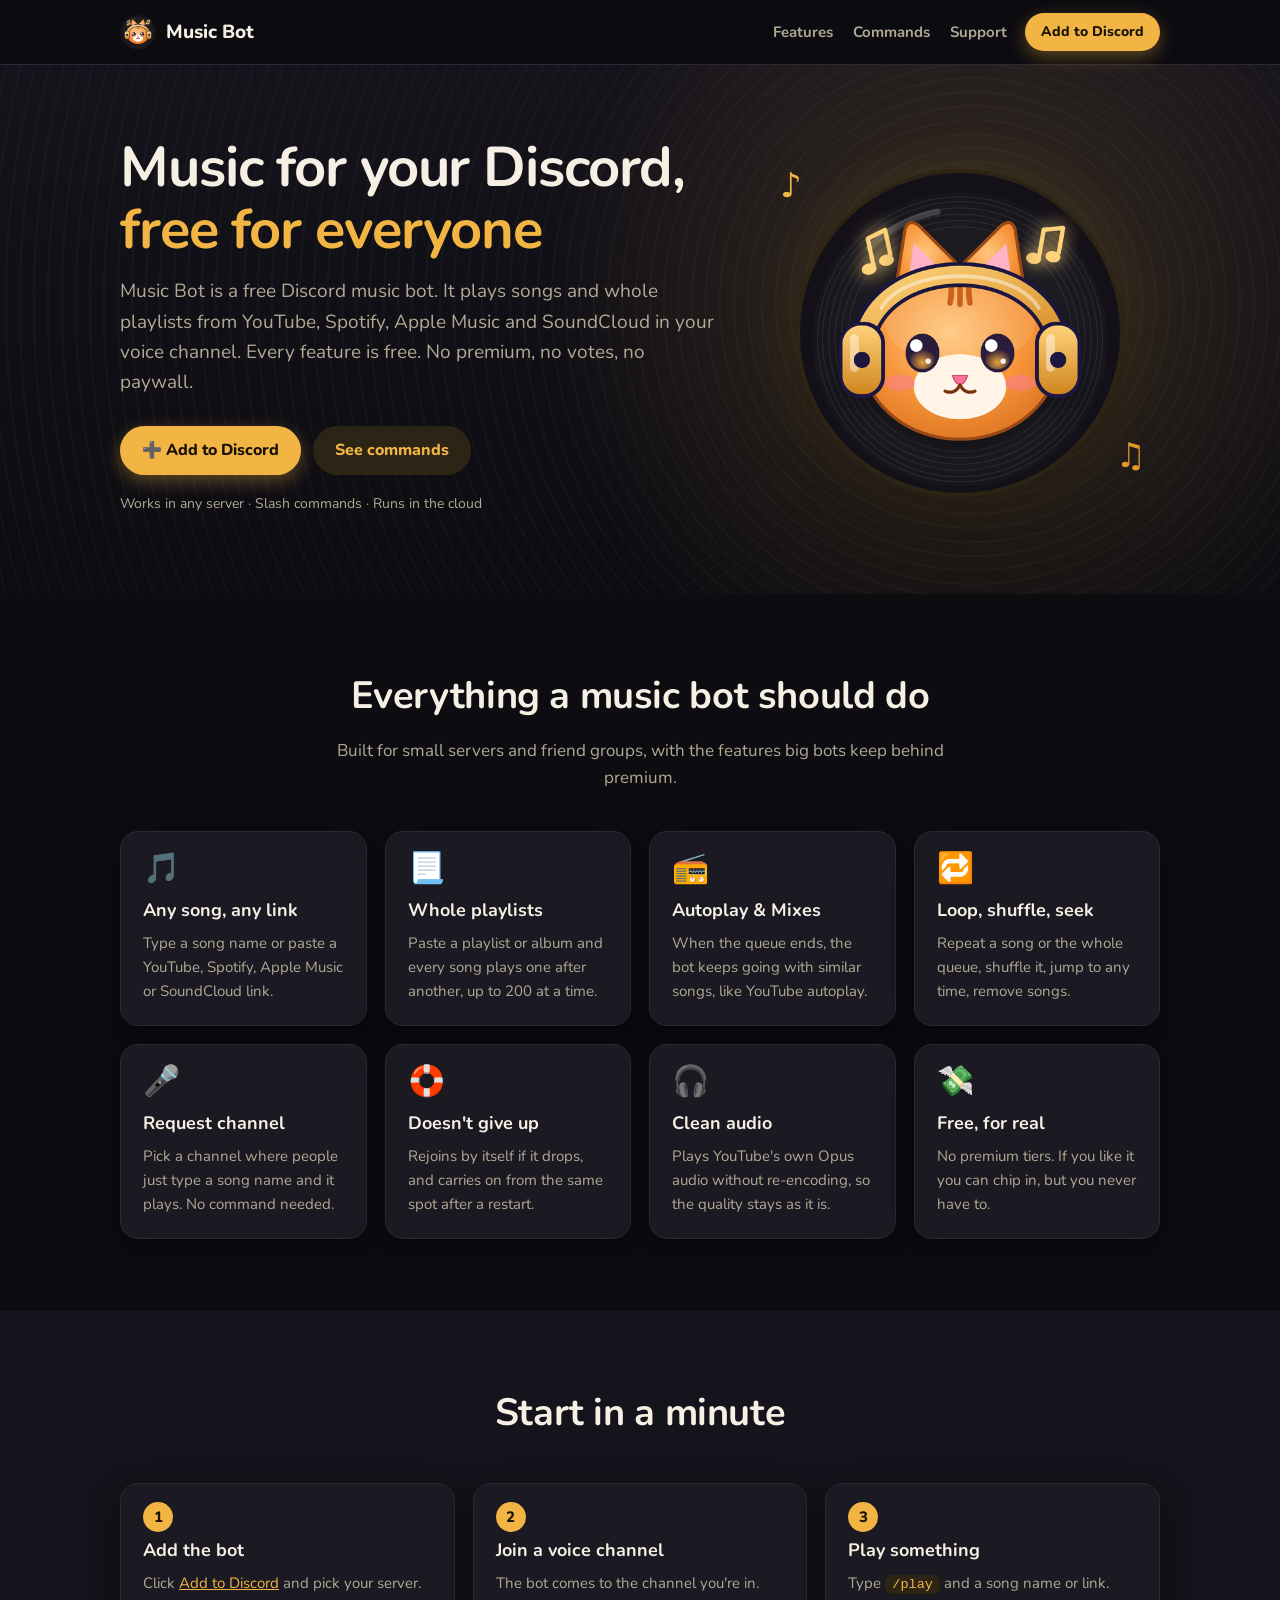
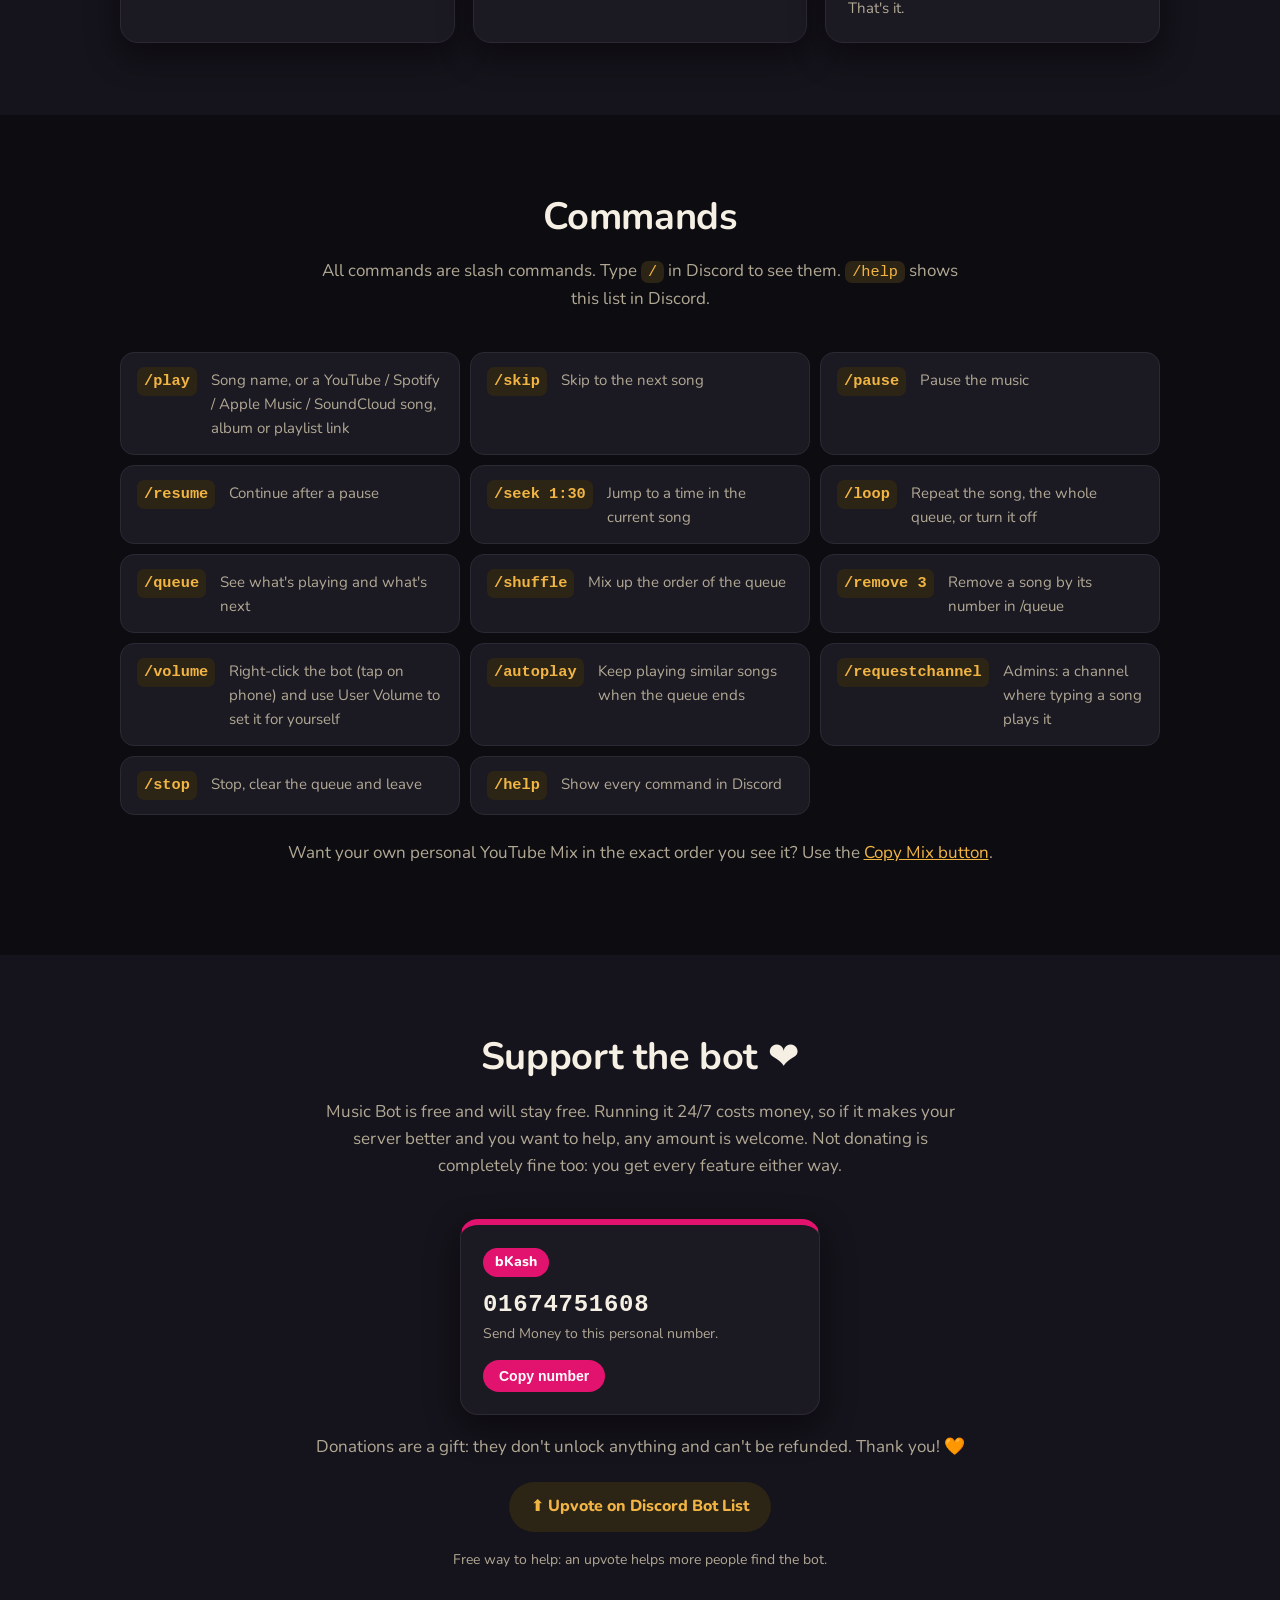
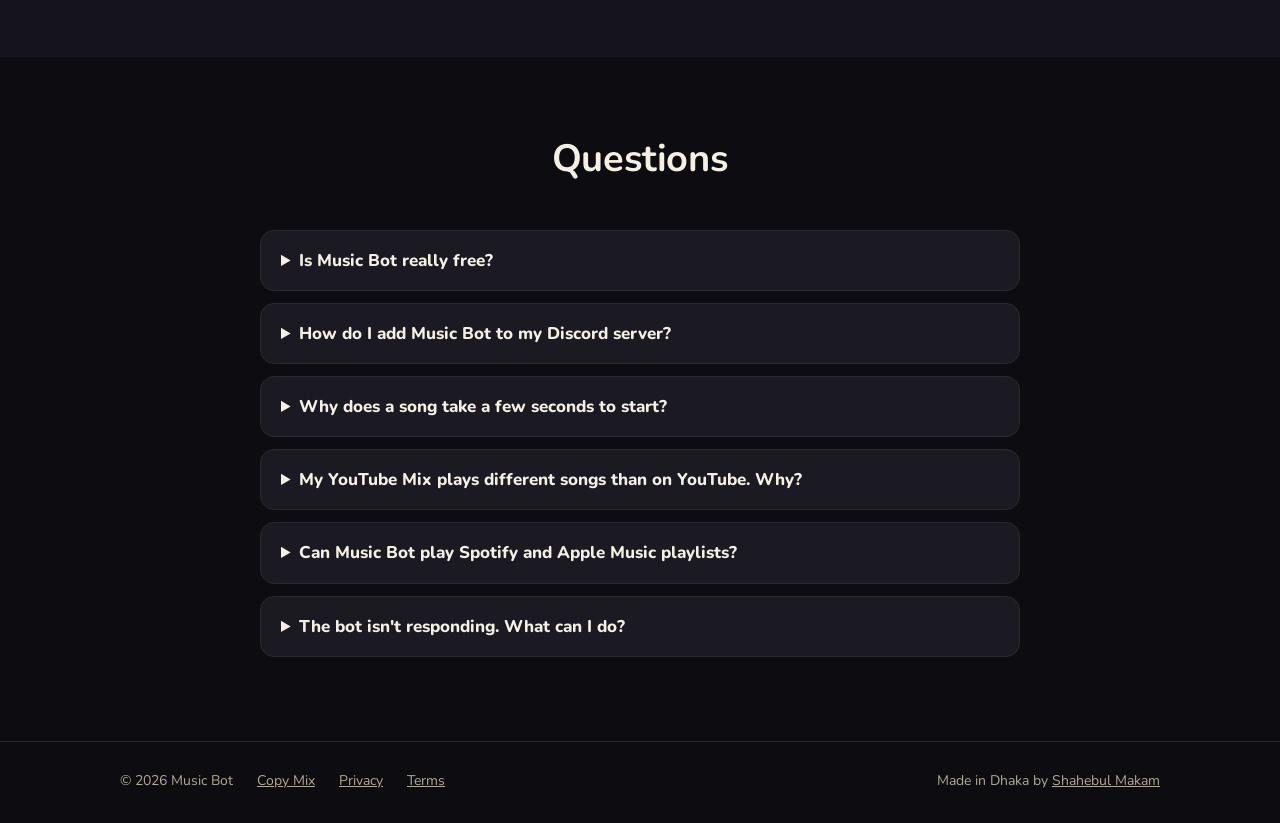
<file: index.html>
<!doctype html>
<html lang="en">
<head>
<meta charset="utf-8">
<meta name="viewport" content="width=device-width, initial-scale=1">
<title>Music Bot – Free Discord Music Bot for YouTube, Spotify &amp; Apple Music</title>
<meta name="description" content="Music Bot is a free Discord music bot with no premium. Play songs and playlists from YouTube, Spotify, Apple Music and SoundCloud, with autoplay, loop, shuffle and a request channel.">
<meta name="robots" content="index, follow, max-image-preview:large">
<link rel="canonical" href="https://musicbotbd.github.io/">
<meta property="og:type" content="website">
<meta property="og:site_name" content="Music Bot">
<meta property="og:title" content="Music Bot – Free Discord Music Bot, no premium">
<meta property="og:description" content="Songs and playlists from YouTube, Spotify, Apple Music and SoundCloud in your Discord voice channel. Every feature free.">
<meta property="og:image" content="https://musicbotbd.github.io/og.png">
<meta property="og:image:width" content="1200">
<meta property="og:image:height" content="630">
<meta property="og:image:alt" content="Music Bot, a free Discord music bot">
<meta property="og:url" content="https://musicbotbd.github.io/">
<meta property="og:locale" content="en_US">
<meta name="twitter:card" content="summary_large_image">
<meta name="twitter:title" content="Music Bot – Free Discord Music Bot, no premium">
<meta name="twitter:description" content="YouTube, Spotify, Apple Music and SoundCloud in your Discord voice channel. Every feature free.">
<meta name="twitter:image" content="https://musicbotbd.github.io/og.png">
<meta name="theme-color" content="#0d0c11">
<link rel="apple-touch-icon" href="avatar.png">
<script type="application/ld+json">
{
  "@context": "https://schema.org",
  "@graph": [
    {
      "@type": "WebSite",
      "@id": "https://musicbotbd.github.io/#website",
      "url": "https://musicbotbd.github.io/",
      "name": "Music Bot",
      "alternateName": ["musicbotbd", "Music Bot Discord"],
      "inLanguage": "en"
    },
    {
      "@type": "SoftwareApplication",
      "@id": "https://musicbotbd.github.io/#app",
      "name": "Music Bot",
      "alternateName": "Music Bot for Discord",
      "url": "https://musicbotbd.github.io/",
      "image": "https://musicbotbd.github.io/avatar.png",
      "description": "A free Discord music bot that plays songs and playlists from YouTube, Spotify, Apple Music and SoundCloud, with autoplay, loop, shuffle, seek and a request channel. No premium tier.",
      "applicationCategory": "MultimediaApplication",
      "applicationSubCategory": "Discord bot",
      "operatingSystem": "Discord (Windows, macOS, Linux, Android, iOS, Web)",
      "isAccessibleForFree": true,
      "offers": { "@type": "Offer", "price": "0", "priceCurrency": "USD" },
      "featureList": [
        "Play songs by name or link",
        "YouTube, Spotify, Apple Music and SoundCloud playlists",
        "Autoplay with similar songs",
        "Loop, shuffle, seek and remove",
        "Request channel",
        "Slash commands"
      ],
      "installUrl": "https://discord.com/oauth2/authorize?client_id=1553084690335015023",
      "author": { "@type": "Person", "name": "Md. Abdullah Al Shahebul Makam", "url": "https://github.com/Shahebul-Makam" },
      "sameAs": ["https://github.com/musicbotbd", "https://discordbotlist.com/bots/music-bot-5590"]
    },
    {
      "@type": "FAQPage",
      "mainEntity": [
        { "@type": "Question", "name": "Is Music Bot really free?",
          "acceptedAnswer": { "@type": "Answer", "text": "Yes. There is no premium version. Every command works for everyone." } },
        { "@type": "Question", "name": "Can Music Bot play Spotify and Apple Music playlists?",
          "acceptedAnswer": { "@type": "Answer", "text": "Yes. Paste a Spotify or Apple Music song, album or playlist link into /play. The bot reads the song names and plays each song from YouTube." } },
        { "@type": "Question", "name": "Why does a song take a few seconds to start?",
          "acceptedAnswer": { "@type": "Answer", "text": "Each song is loaded right before it plays, one at a time. That keeps the bot light so it can stay free and online." } },
        { "@type": "Question", "name": "How do I add Music Bot to my Discord server?",
          "acceptedAnswer": { "@type": "Answer", "text": "Click Add to Discord on musicbotbd.github.io, pick your server, join a voice channel and type /play with a song name or link." } }
      ]
    }
  ]
}
</script>
<link rel="icon" href="favicon.png">
<link rel="preconnect" href="https://fonts.googleapis.com">
<link rel="preconnect" href="https://fonts.gstatic.com" crossorigin>
<link href="https://fonts.googleapis.com/css2?family=Nunito:wght@400;700;800&display=swap" rel="stylesheet">
<link rel="stylesheet" href="style.css">
<script src="config.js" defer></script>
<script src="fx.js" defer></script>
</head>
<body>

<header class="nav">
  <div class="wrap">
    <a class="brand" href="#top"><img src="avatar.png" alt=""><span data-name>Music Bot</span></a>
    <nav class="nav-links" aria-label="Sections">
      <a href="#features">Features</a>
      <a href="#commands">Commands</a>
      <a href="#support">Support</a>
    </nav>
    <a class="btn small" data-invite href="https://discord.com/oauth2/authorize?client_id=1553084690335015023">Add to Discord</a>
  </div>
</header>

<main id="top">
  <section class="hero">
    <div class="wrap">
      <div>
        <h1>Music for your Discord, <span>free for everyone</span></h1>
        <p class="lead">
          <span data-name>Music Bot</span> is a free Discord music bot. It plays songs and whole playlists from YouTube,
          Spotify, Apple Music and SoundCloud in your voice channel. Every feature is free. No premium, no votes, no paywall.
        </p>
        <div class="actions">
          <a class="btn" data-invite href="https://discord.com/oauth2/authorize?client_id=1553084690335015023">➕ Add to Discord</a>
          <a class="btn ghost" href="#commands">See commands</a>
        </div>
        <p class="free">Works in any server · Slash commands · Runs in the cloud</p>
      </div>
      <div class="hero-art">
        <span class="note-float n1" aria-hidden="true">♪</span>
        <img src="avatar.png" alt="Music Bot avatar: a cat with golden headphones on a vinyl record" width="320" height="320">
        <span class="note-float n2" aria-hidden="true">♫</span>
      </div>
    </div>
  </section>

  <section id="features">
    <div class="wrap">
      <div class="section-head">
        <h2>Everything a music bot should do</h2>
        <p>Built for small servers and friend groups, with the features big bots keep behind premium.</p>
      </div>
      <div class="grid">
        <div class="card"><div class="ico">🎵</div><h3>Any song, any link</h3><p>Type a song name or paste a YouTube, Spotify, Apple Music or SoundCloud link.</p></div>
        <div class="card"><div class="ico">📃</div><h3>Whole playlists</h3><p>Paste a playlist or album and every song plays one after another, up to 200 at a time.</p></div>
        <div class="card"><div class="ico">📻</div><h3>Autoplay &amp; Mixes</h3><p>When the queue ends, the bot keeps going with similar songs, like YouTube autoplay.</p></div>
        <div class="card"><div class="ico">🔁</div><h3>Loop, shuffle, seek</h3><p>Repeat a song or the whole queue, shuffle it, jump to any time, remove songs.</p></div>
        <div class="card"><div class="ico">🎤</div><h3>Request channel</h3><p>Pick a channel where people just type a song name and it plays. No command needed.</p></div>
        <div class="card"><div class="ico">🛟</div><h3>Doesn't give up</h3><p>Rejoins by itself if it drops, and carries on from the same spot after a restart.</p></div>
        <div class="card"><div class="ico">🎧</div><h3>Clean audio</h3><p>Plays YouTube's own Opus audio without re-encoding, so the quality stays as it is.</p></div>
        <div class="card"><div class="ico">💸</div><h3>Free, for real</h3><p>No premium tiers. If you like it you can chip in, but you never have to.</p></div>
      </div>
    </div>
  </section>

  <section class="alt">
    <div class="wrap">
      <div class="section-head">
        <h2>Start in a minute</h2>
      </div>
      <div class="steps">
        <div class="card step"><h3>Add the bot</h3><p>Click <a data-invite href="https://discord.com/oauth2/authorize?client_id=1553084690335015023">Add to Discord</a> and pick your server.</p></div>
        <div class="card step"><h3>Join a voice channel</h3><p>The bot comes to the channel you're in.</p></div>
        <div class="card step"><h3>Play something</h3><p>Type <code>/play</code> and a song name or link. That's it.</p></div>
      </div>
    </div>
  </section>

  <section id="commands">
    <div class="wrap">
      <div class="section-head">
        <h2>Commands</h2>
        <p>All commands are slash commands. Type <code>/</code> in Discord to see them. <code>/help</code> shows this list in Discord.</p>
      </div>
      <div class="cmds">
        <div class="cmd"><code>/play</code><span>Song name, or a YouTube / Spotify / Apple Music / SoundCloud song, album or playlist link</span></div>
        <div class="cmd"><code>/skip</code><span>Skip to the next song</span></div>
        <div class="cmd"><code>/pause</code><span>Pause the music</span></div>
        <div class="cmd"><code>/resume</code><span>Continue after a pause</span></div>
        <div class="cmd"><code>/seek 1:30</code><span>Jump to a time in the current song</span></div>
        <div class="cmd"><code>/loop</code><span>Repeat the song, the whole queue, or turn it off</span></div>
        <div class="cmd"><code>/queue</code><span>See what's playing and what's next</span></div>
        <div class="cmd"><code>/shuffle</code><span>Mix up the order of the queue</span></div>
        <div class="cmd"><code>/remove 3</code><span>Remove a song by its number in /queue</span></div>
        <div class="cmd"><code>/volume</code><span>Right-click the bot (tap on phone) and use User Volume to set it for yourself</span></div>
        <div class="cmd"><code>/autoplay</code><span>Keep playing similar songs when the queue ends</span></div>
        <div class="cmd"><code>/requestchannel</code><span>Admins: a channel where typing a song plays it</span></div>
        <div class="cmd"><code>/stop</code><span>Stop, clear the queue and leave</span></div>
        <div class="cmd"><code>/help</code><span>Show every command in Discord</span></div>
      </div>
      <p class="muted" style="text-align:center;margin-top:24px">
        Want your own personal YouTube Mix in the exact order you see it? Use the <a href="mix.html">Copy Mix button</a>.
      </p>
    </div>
  </section>

  <section id="support" class="alt">
    <div class="wrap donate-box">
      <div class="section-head">
        <h2>Support the bot ❤️</h2>
        <p>
          <span data-name>Music Bot</span> is free and will stay free. Running it 24/7 costs money, so if it makes your
          server better and you want to help, any amount is welcome. Not donating is completely fine too:
          you get every feature either way.
        </p>
      </div>
      <div class="pay">
        <div class="card" data-pay="bkash" style="--c: var(--bkash)">
          <span class="tag">bKash</span>
          <div class="num">01XXXXXXXXX</div>
          <p class="how">Send Money to this personal number.</p>
          <button class="btn small copy" type="button">Copy number</button>
        </div>
        <div class="card" data-pay="nagad" style="--c: var(--nagad)">
          <span class="tag">Nagad</span>
          <div class="num">01XXXXXXXXX</div>
          <p class="how">Send Money to this personal number.</p>
          <button class="btn small copy" type="button">Copy number</button>
        </div>
      </div>
      <p data-pay-none class="pill-note" hidden>Donations open soon</p>
      <p class="muted">Donations are a gift: they don't unlock anything and can't be refunded. Thank you! 🧡</p>
      <p style="margin-top:22px">
        <a class="btn ghost" href="https://discordbotlist.com/bots/music-bot-5590/upvote" rel="noopener">⬆️ Upvote on Discord Bot List</a>
      </p>
      <p class="muted" style="font-size:14px">Free way to help: an upvote helps more people find the bot.</p>
    </div>
  </section>

  <section id="faq">
    <div class="wrap">
      <div class="section-head"><h2>Questions</h2></div>
      <details><summary>Is Music Bot really free?</summary><p>Yes. There is no premium version. Every command works for everyone.</p></details>
      <details><summary>How do I add Music Bot to my Discord server?</summary><p>Click <a data-invite href="https://discord.com/oauth2/authorize?client_id=1553084690335015023">Add to Discord</a>, pick your server, join a voice channel and type <code>/play</code> with a song name or link.</p></details>
      <details><summary>Why does a song take a few seconds to start?</summary><p>Each song is loaded right before it plays, one at a time. That keeps the bot light so it can stay free and online.</p></details>
      <details><summary>My YouTube Mix plays different songs than on YouTube. Why?</summary><p>YouTube makes every Mix personally for the person watching, and reshuffles it each time. The bot can't see your account, so it gets a general Mix. To play exactly the list you see, use the <a href="mix.html">Copy Mix button</a>.</p></details>
      <details><summary>Can Music Bot play Spotify and Apple Music playlists?</summary><p>Yes. Paste a Spotify or Apple Music song, album or playlist link into <code>/play</code>. The bot reads the song names and plays each song from YouTube. Now and then it may pick a different version (live, cover).</p></details>
      <details><summary>The bot isn't responding. What can I do?</summary><p>Make sure you're in a voice channel and the bot can see and join it. If it still doesn't answer, wait a minute: it restarts itself after problems.</p></details>
    </div>
  </section>
</main>

<footer>
  <div class="wrap">
    <span>© <span data-year>2026</span> <span data-name>Music Bot</span></span>
    <a href="mix.html">Copy Mix</a>
    <a href="privacy.html">Privacy</a>
    <a href="terms.html">Terms</a>
    <span class="right">Made in Dhaka by <a data-github href="https://github.com/Shahebul-Makam">Shahebul Makam</a></span>
  </div>
</footer>

</body>
</html>
</file>
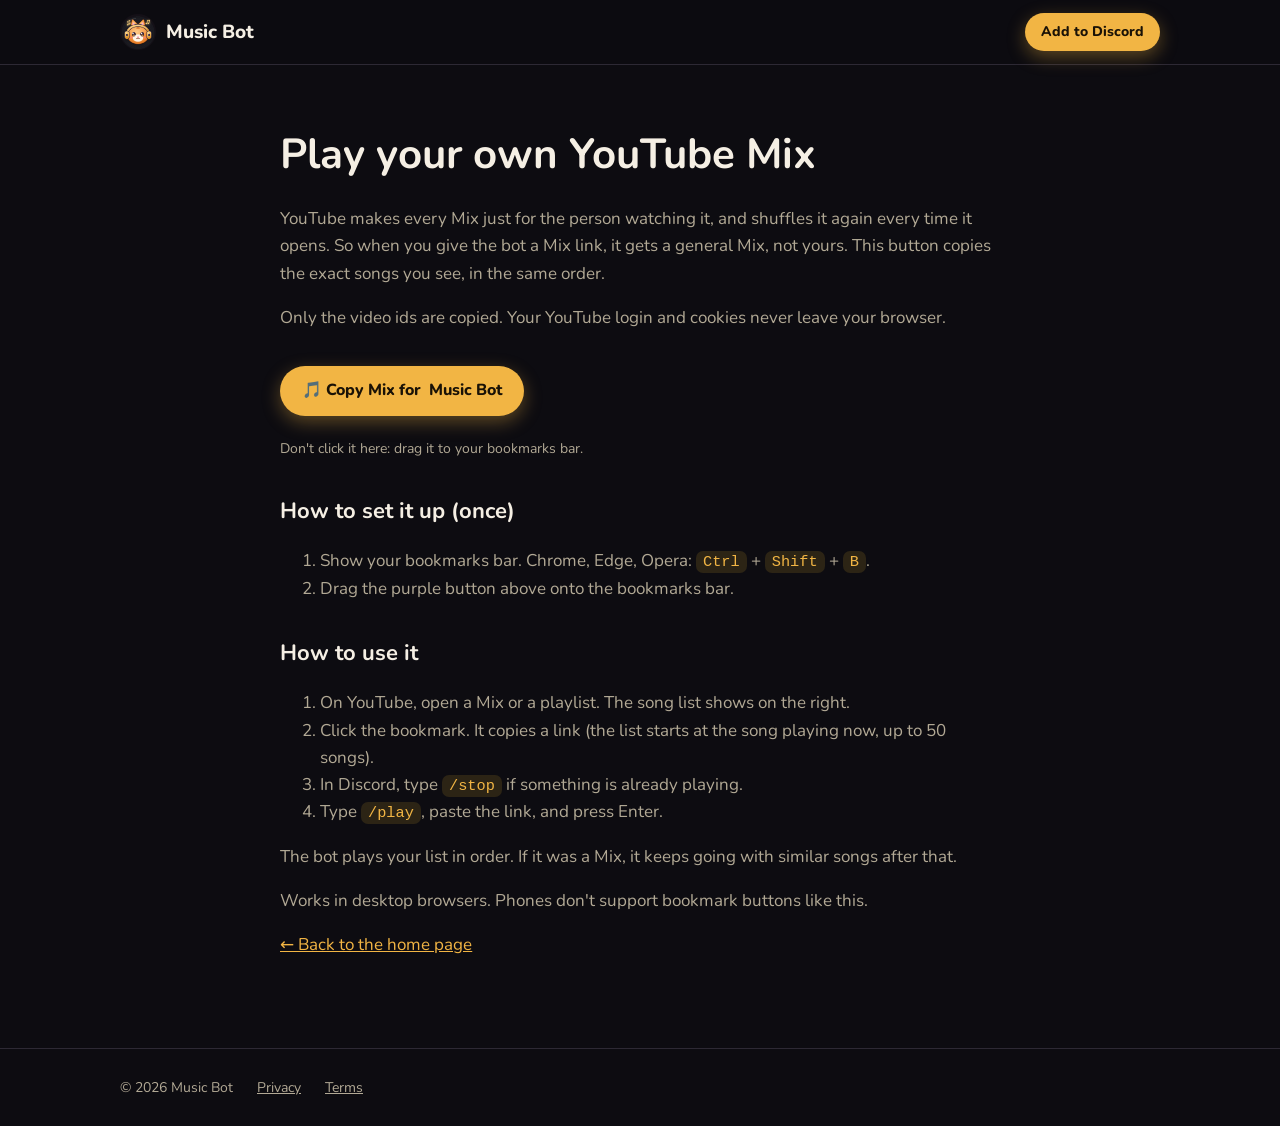
<file: mix.html>
<!doctype html>
<html lang="en">
<head>
<meta charset="utf-8">
<meta name="viewport" content="width=device-width, initial-scale=1">
<title>Play Your Own YouTube Mix in Discord – Music Bot</title>
<meta name="description" content="Play your own personal YouTube Mix in Discord, in the exact order you see it, with Music Bot's free Copy Mix button.">
<link rel="canonical" href="https://musicbotbd.github.io/mix.html">
<meta property="og:title" content="Play Your Own YouTube Mix in Discord – Music Bot">
<meta property="og:image" content="https://musicbotbd.github.io/og.png">
<meta property="og:url" content="https://musicbotbd.github.io/mix.html">
<link rel="icon" href="favicon.png">
<link rel="preconnect" href="https://fonts.googleapis.com">
<link rel="preconnect" href="https://fonts.gstatic.com" crossorigin>
<link href="https://fonts.googleapis.com/css2?family=Nunito:wght@400;700;800&display=swap" rel="stylesheet">
<link rel="stylesheet" href="style.css">
<script src="config.js" defer></script>
<script src="fx.js" defer></script>
</head>
<body>
<header class="nav">
  <div class="wrap">
    <a class="brand" href="index.html"><img src="avatar.png" alt=""><span data-name>Music Bot</span></a>
    <a class="btn small" data-invite href="https://discord.com/oauth2/authorize?client_id=1553084690335015023" style="margin-left:auto">Add to Discord</a>
  </div>
</header>
<main class="page">
  <h1>Play your own YouTube Mix</h1>
  <p>YouTube makes every Mix just for the person watching it, and shuffles it again every time it opens. So when you give the bot a Mix link, it gets a general Mix, not yours. This button copies the exact songs you see, in the same order.</p>
  <p>Only the video ids are copied. Your YouTube login and cookies never leave your browser.</p>
  <a class="btn bm-btn" href="javascript:%28%28%29%3D%3E%7Bconst%20it%3D%5B...document.querySelectorAll%28%27ytd-playlist-panel-video-renderer%27%29%5D%3Bif%28%21it.length%29%7Balert%28%27Open%20a%20YouTube%20Mix%20or%20playlist%20first%20%28the%20list%20on%20the%20right%20side%29.%27%29%3Breturn%7Dlet%20s%3Dit.findIndex%28e%3D%3Ee.hasAttribute%28%27selected%27%29%29%3Bif%28s%3C0%29s%3D0%3Bconst%20ids%3D%5B...new%20Set%28it.slice%28s%29.map%28e%3D%3E%7Bconst%20a%3De.querySelector%28%27a%23wc-endpoint%27%29%7C%7Ce.querySelector%28%27a%27%29%3Btry%7Breturn%20new%20URL%28a.href%2Clocation.href%29.searchParams.get%28%27v%27%29%7Dcatch%28x%29%7Breturn%20null%7D%7D%29.filter%28Boolean%29%29%5D.slice%280%2C50%29%3Bconst%20mix%3D%28new%20URL%28location.href%29.searchParams.get%28%27list%27%29%7C%7C%27%27%29.startsWith%28%27RD%27%29%3Bconst%20link%3D%27https%3A%2F%2Fwww.youtube.com%2Fwatch_videos%3Fvideo_ids%3D%27%2Bids.join%28%27%2C%27%29%2B%28mix%3F%27%26mix%3D1%27%3A%27%27%29%3Bwindow.__musicBotLink%3Dlink%3Bconst%20done%3D%28%29%3D%3Ealert%28%27Copied%20%27%2Bids.length%2B%27%20songs%20for%20Music%20Bot.%20In%20Discord%3A%20%2Fplay%20and%20paste.%27%29%3Bnavigator.clipboard.writeText%28link%29.then%28done%2C%28%29%3D%3Eprompt%28%27Copy%20this%20link%2C%20then%20%2Fplay%20it%20in%20Discord%3A%27%2Clink%29%29%7D%29%28%29">🎵 Copy Mix for <span data-name>Music Bot</span></a>
  <p class="muted" style="font-size:14px">Don't click it here: drag it to your bookmarks bar.</p>

  <h2>How to set it up (once)</h2>
  <ol>
    <li>Show your bookmarks bar. Chrome, Edge, Opera: <kbd>Ctrl</kbd> + <kbd>Shift</kbd> + <kbd>B</kbd>.</li>
    <li>Drag the purple button above onto the bookmarks bar.</li>
  </ol>

  <h2>How to use it</h2>
  <ol>
    <li>On YouTube, open a Mix or a playlist. The song list shows on the right.</li>
    <li>Click the bookmark. It copies a link (the list starts at the song playing now, up to 50 songs).</li>
    <li>In Discord, type <code>/stop</code> if something is already playing.</li>
    <li>Type <code>/play</code>, paste the link, and press Enter.</li>
  </ol>
  <p>The bot plays your list in order. If it was a Mix, it keeps going with similar songs after that.</p>
  <p class="muted">Works in desktop browsers. Phones don't support bookmark buttons like this.</p>
  <p><a href="index.html">← Back to the home page</a></p>
</main>
<footer>
  <div class="wrap">
    <span>© <span data-year>2026</span> <span data-name>Music Bot</span></span>
    <a href="privacy.html">Privacy</a>
    <a href="terms.html">Terms</a>
  </div>
</footer>
</body>
</html>
</file>
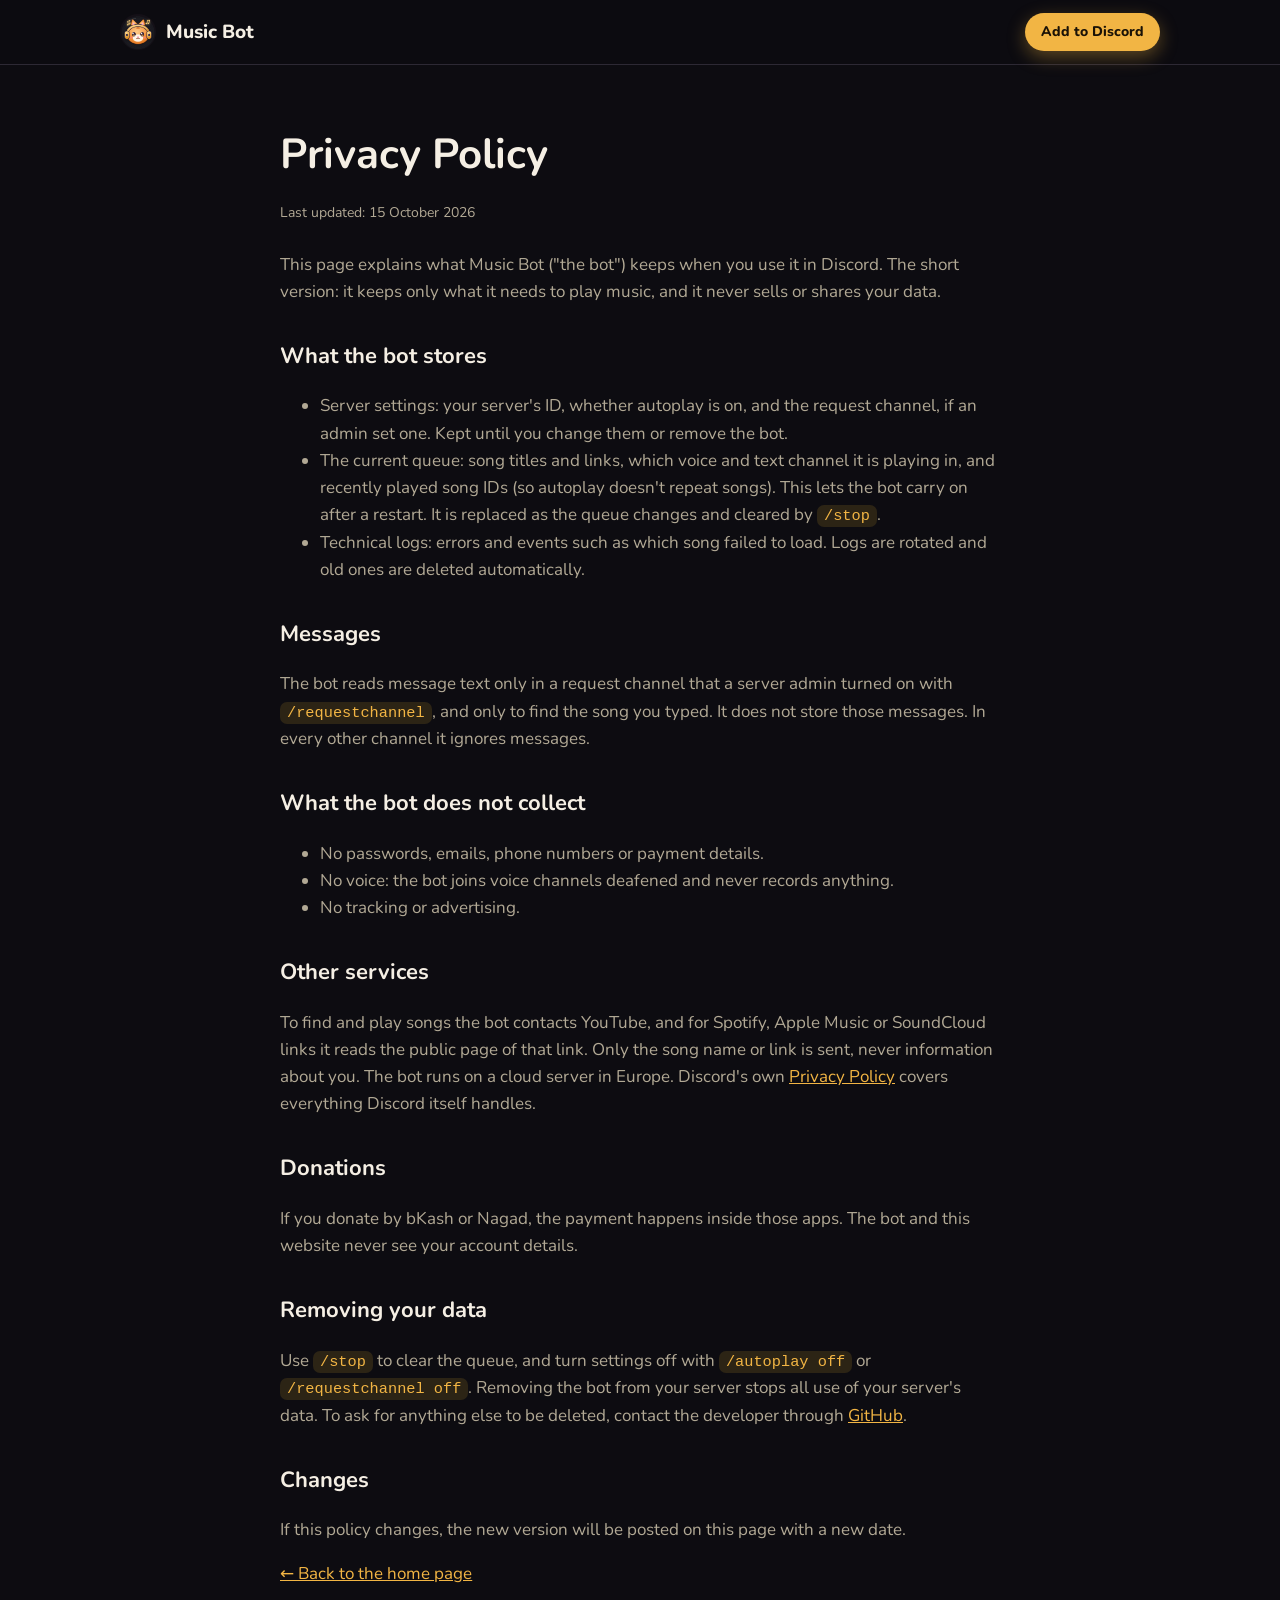
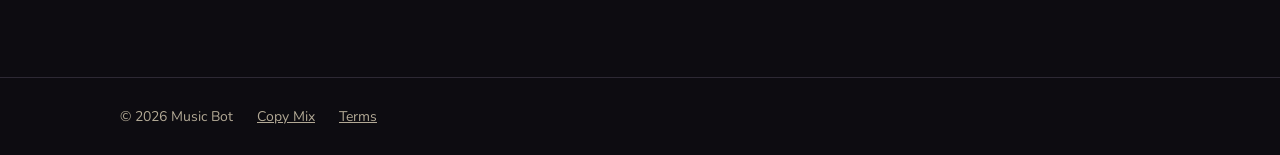
<file: privacy.html>
<!doctype html>
<html lang="en">
<head>
<meta charset="utf-8">
<meta name="viewport" content="width=device-width, initial-scale=1">
<title>Privacy Policy – Music Bot</title>
<meta name="description" content="Privacy Policy for Music Bot, a free Discord music bot: what it stores, what it never collects, and how to remove your data.">
<link rel="canonical" href="https://musicbotbd.github.io/privacy.html">
<meta property="og:title" content="Privacy Policy – Music Bot">
<meta property="og:image" content="https://musicbotbd.github.io/og.png">
<meta property="og:url" content="https://musicbotbd.github.io/privacy.html">
<link rel="icon" href="favicon.png">
<link rel="preconnect" href="https://fonts.googleapis.com">
<link rel="preconnect" href="https://fonts.gstatic.com" crossorigin>
<link href="https://fonts.googleapis.com/css2?family=Nunito:wght@400;700;800&display=swap" rel="stylesheet">
<link rel="stylesheet" href="style.css">
<script src="config.js" defer></script>
<script src="fx.js" defer></script>
</head>
<body>
<header class="nav">
  <div class="wrap">
    <a class="brand" href="index.html"><img src="avatar.png" alt=""><span data-name>Music Bot</span></a>
    <a class="btn small" data-invite href="https://discord.com/oauth2/authorize?client_id=1553084690335015023" style="margin-left:auto">Add to Discord</a>
  </div>
</header>
<main class="page">
  <h1>Privacy Policy</h1>
  <p class="updated">Last updated: 15 October 2026</p>
  <p>This page explains what <span data-name>Music Bot</span> ("the bot") keeps when you use it in Discord. The short version: it keeps only what it needs to play music, and it never sells or shares your data.</p>

  <h2>What the bot stores</h2>
  <ul>
    <li>Server settings: your server's ID, whether autoplay is on, and the request channel, if an admin set one. Kept until you change them or remove the bot.</li>
    <li>The current queue: song titles and links, which voice and text channel it is playing in, and recently played song IDs (so autoplay doesn't repeat songs). This lets the bot carry on after a restart. It is replaced as the queue changes and cleared by <code>/stop</code>.</li>
    <li>Technical logs: errors and events such as which song failed to load. Logs are rotated and old ones are deleted automatically.</li>
  </ul>

  <h2>Messages</h2>
  <p>The bot reads message text only in a request channel that a server admin turned on with <code>/requestchannel</code>, and only to find the song you typed. It does not store those messages. In every other channel it ignores messages.</p>

  <h2>What the bot does not collect</h2>
  <ul>
    <li>No passwords, emails, phone numbers or payment details.</li>
    <li>No voice: the bot joins voice channels deafened and never records anything.</li>
    <li>No tracking or advertising.</li>
  </ul>

  <h2>Other services</h2>
  <p>To find and play songs the bot contacts YouTube, and for Spotify, Apple Music or SoundCloud links it reads the public page of that link. Only the song name or link is sent, never information about you. The bot runs on a cloud server in Europe. Discord's own <a href="https://discord.com/privacy">Privacy Policy</a> covers everything Discord itself handles.</p>

  <h2>Donations</h2>
  <p>If you donate by bKash or Nagad, the payment happens inside those apps. The bot and this website never see your account details.</p>

  <h2>Removing your data</h2>
  <p>Use <code>/stop</code> to clear the queue, and turn settings off with <code>/autoplay off</code> or <code>/requestchannel off</code>. Removing the bot from your server stops all use of your server's data. To ask for anything else to be deleted, contact the developer through <a data-github href="https://github.com/Shahebul-Makam">GitHub</a>.</p>

  <h2>Changes</h2>
  <p>If this policy changes, the new version will be posted on this page with a new date.</p>
  <p><a href="index.html">← Back to the home page</a></p>
</main>
<footer>
  <div class="wrap">
    <span>© <span data-year>2026</span> <span data-name>Music Bot</span></span>
    <a href="mix.html">Copy Mix</a>
    <a href="terms.html">Terms</a>
  </div>
</footer>
</body>
</html>
</file>
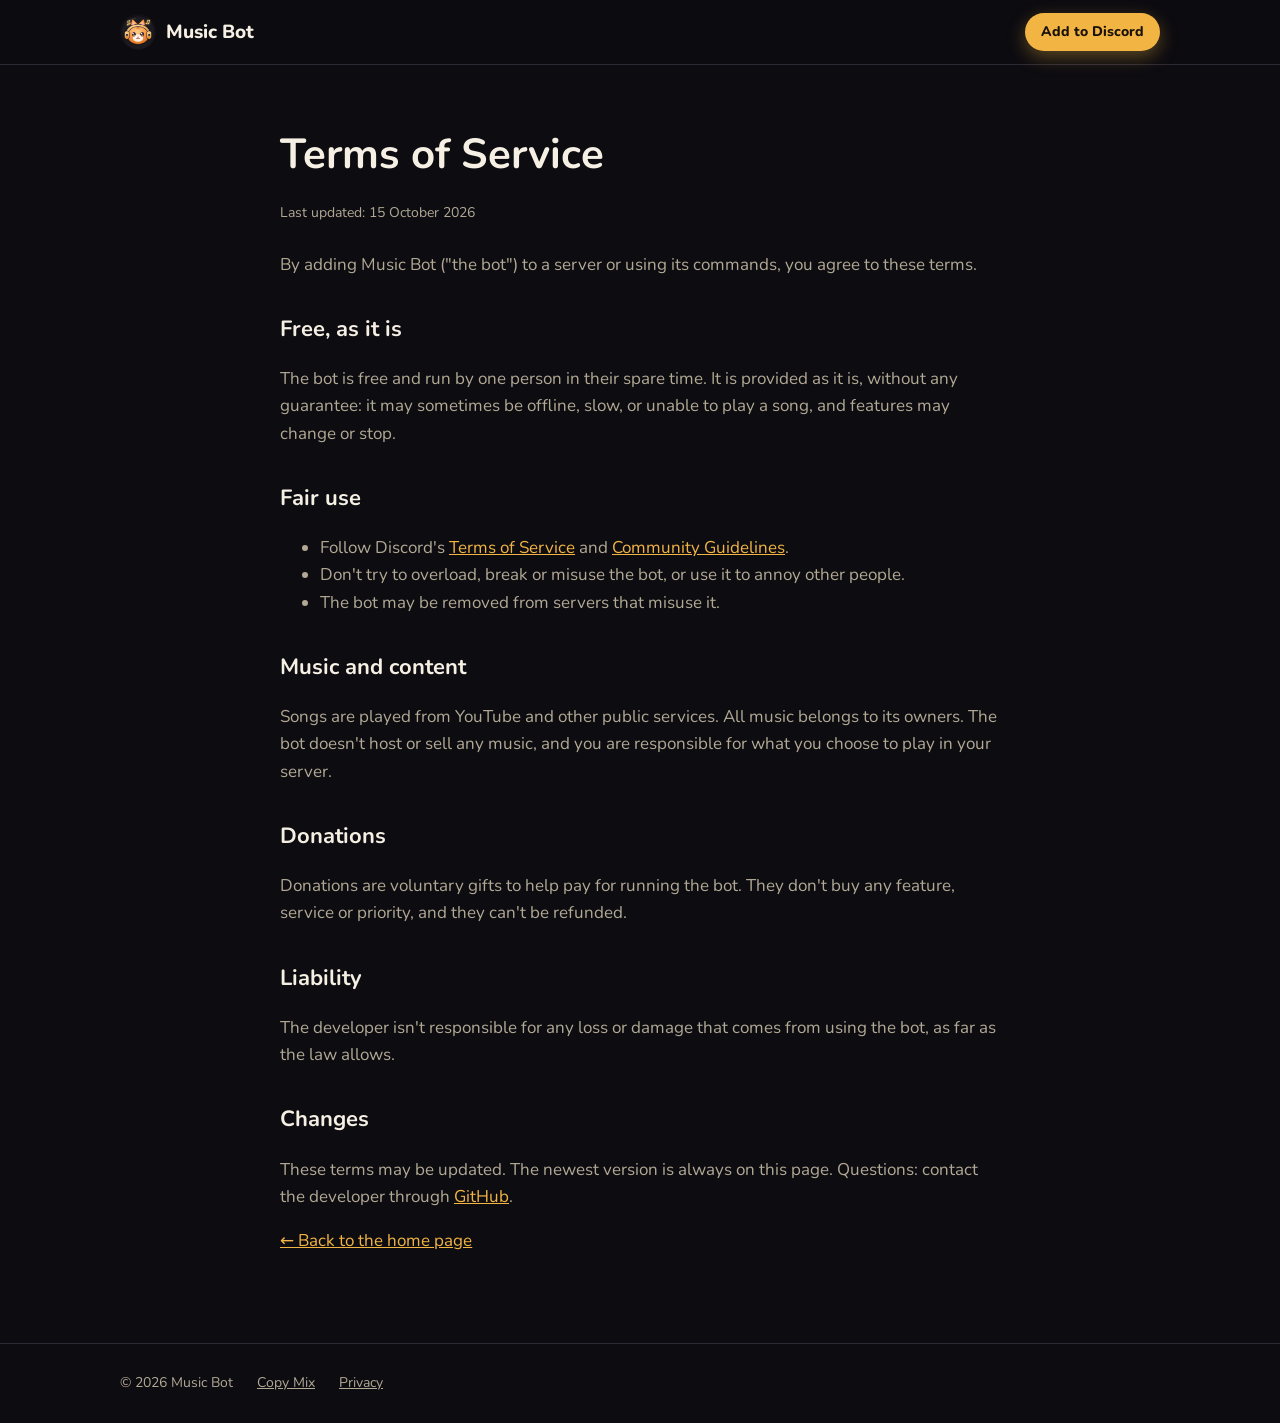
<file: terms.html>
<!doctype html>
<html lang="en">
<head>
<meta charset="utf-8">
<meta name="viewport" content="width=device-width, initial-scale=1">
<title>Terms of Service – Music Bot</title>
<meta name="description" content="Terms of Service for Music Bot, a free Discord music bot.">
<link rel="canonical" href="https://musicbotbd.github.io/terms.html">
<meta property="og:title" content="Terms of Service – Music Bot">
<meta property="og:image" content="https://musicbotbd.github.io/og.png">
<meta property="og:url" content="https://musicbotbd.github.io/terms.html">
<link rel="icon" href="favicon.png">
<link rel="preconnect" href="https://fonts.googleapis.com">
<link rel="preconnect" href="https://fonts.gstatic.com" crossorigin>
<link href="https://fonts.googleapis.com/css2?family=Nunito:wght@400;700;800&display=swap" rel="stylesheet">
<link rel="stylesheet" href="style.css">
<script src="config.js" defer></script>
<script src="fx.js" defer></script>
</head>
<body>
<header class="nav">
  <div class="wrap">
    <a class="brand" href="index.html"><img src="avatar.png" alt=""><span data-name>Music Bot</span></a>
    <a class="btn small" data-invite href="https://discord.com/oauth2/authorize?client_id=1553084690335015023" style="margin-left:auto">Add to Discord</a>
  </div>
</header>
<main class="page">
  <h1>Terms of Service</h1>
  <p class="updated">Last updated: 15 October 2026</p>
  <p>By adding <span data-name>Music Bot</span> ("the bot") to a server or using its commands, you agree to these terms.</p>

  <h2>Free, as it is</h2>
  <p>The bot is free and run by one person in their spare time. It is provided as it is, without any guarantee: it may sometimes be offline, slow, or unable to play a song, and features may change or stop.</p>

  <h2>Fair use</h2>
  <ul>
    <li>Follow Discord's <a href="https://discord.com/terms">Terms of Service</a> and <a href="https://discord.com/guidelines">Community Guidelines</a>.</li>
    <li>Don't try to overload, break or misuse the bot, or use it to annoy other people.</li>
    <li>The bot may be removed from servers that misuse it.</li>
  </ul>

  <h2>Music and content</h2>
  <p>Songs are played from YouTube and other public services. All music belongs to its owners. The bot doesn't host or sell any music, and you are responsible for what you choose to play in your server.</p>

  <h2>Donations</h2>
  <p>Donations are voluntary gifts to help pay for running the bot. They don't buy any feature, service or priority, and they can't be refunded.</p>

  <h2>Liability</h2>
  <p>The developer isn't responsible for any loss or damage that comes from using the bot, as far as the law allows.</p>

  <h2>Changes</h2>
  <p>These terms may be updated. The newest version is always on this page. Questions: contact the developer through <a data-github href="https://github.com/Shahebul-Makam">GitHub</a>.</p>
  <p><a href="index.html">← Back to the home page</a></p>
</main>
<footer>
  <div class="wrap">
    <span>© <span data-year>2026</span> <span data-name>Music Bot</span></span>
    <a href="mix.html">Copy Mix</a>
    <a href="privacy.html">Privacy</a>
  </div>
</footer>
</body>
</html>
</file>
<file: style.css>
/* Black vinyl + gold, matching the bot's avatar. One dark theme on purpose. */
:root {
  color-scheme: dark;
  --bg: #0d0c11;
  --bg-soft: #15131b;
  --card: #1b1922;
  --text: #f5efe4;
  --muted: #b2a995;
  --line: #2d2934;
  --accent: #f2b544;
  --accent-ink: #1a1206;
  --accent-soft: #2c2415;
  --orange: #e09a2c;
  --glow: rgba(242, 181, 68, .16);
  --bkash: #e2136e;
  --nagad: #ec1c24;
  --shadow: 0 12px 34px rgba(0, 0, 0, .45);
  --radius: 18px;
}

* { box-sizing: border-box; }
[hidden] { display: none !important; }
html { scroll-behavior: smooth; }
body {
  margin: 0;
  background: var(--bg);
  color: var(--text);
  font: 17px/1.6 "Nunito", system-ui, -apple-system, "Segoe UI", sans-serif;
}
img { max-width: 100%; display: block; }
a { color: var(--accent); }
.wrap { max-width: 1080px; margin: 0 auto; padding: 0 20px; }

/* nav */
.nav {
  position: sticky; top: 0; z-index: 10;
  background: color-mix(in srgb, var(--bg) 88%, transparent);
  backdrop-filter: blur(10px);
  border-bottom: 1px solid var(--line);
}
.nav .wrap { display: flex; align-items: center; gap: 18px; height: 64px; }
.brand { display: flex; align-items: center; gap: 10px; font-weight: 800; font-size: 19px; color: var(--text); text-decoration: none; }
.brand img { width: 36px; height: 36px; border-radius: 50%; }
.nav-links { display: flex; gap: 20px; margin-left: auto; }
.nav-links a { color: var(--muted); text-decoration: none; font-weight: 700; font-size: 15px; }
.nav-links a:hover { color: var(--text); }
@media (max-width: 640px) { .nav-links { display: none; } .nav .btn { margin-left: auto; } }

/* buttons */
.btn {
  display: inline-flex; align-items: center; gap: 8px;
  padding: 12px 22px; border-radius: 999px;
  font-weight: 800; font-size: 16px; text-decoration: none; border: 0; cursor: pointer;
  background: var(--accent); color: var(--accent-ink);
  box-shadow: 0 6px 18px color-mix(in srgb, var(--accent) 35%, transparent);
  transition: transform .15s ease;
}
.btn:hover { transform: translateY(-2px); }
.btn.ghost { background: var(--accent-soft); color: var(--accent); box-shadow: none; }
.btn.small { padding: 8px 16px; font-size: 14px; }

/* hero */
.hero {
  background:
    radial-gradient(circle at 76% 45%, var(--glow), transparent 42%),
    repeating-radial-gradient(circle at 76% 45%, rgba(255, 255, 255, .025) 0 2px, transparent 2px 14px),
    linear-gradient(180deg, var(--bg-soft), var(--bg));
  padding: 72px 0 64px;
}
.hero .wrap { display: grid; grid-template-columns: 1.2fr .8fr; gap: 40px; align-items: center; }
.hero h1 { font-size: clamp(34px, 6vw, 56px); line-height: 1.1; margin: 0 0 16px; letter-spacing: -.02em; }
.hero h1 span { color: var(--accent); }
.hero p.lead { font-size: 19px; color: var(--muted); margin: 0 0 28px; max-width: 34em; }
.hero .actions { display: flex; flex-wrap: wrap; gap: 12px; }
.hero .free { margin-top: 18px; font-size: 14px; color: var(--muted); }
.hero-art { justify-self: center; position: relative; }
.hero-art img {
  width: min(320px, 70vw); height: auto; aspect-ratio: 1; border-radius: 50%;
  box-shadow: 0 0 0 4px var(--accent-soft), 0 0 60px var(--glow), var(--shadow);
}
.note-float { position: absolute; font-size: 34px; color: var(--accent); animation: float 4s ease-in-out infinite; }
.note-float.n1 { top: -14px; left: -20px; }
.note-float.n2 { bottom: 10px; right: -26px; animation-delay: 1.5s; color: var(--orange); }
@keyframes float { 50% { transform: translateY(-10px) rotate(-8deg); } }
@media (prefers-reduced-motion: reduce) { .note-float { animation: none; } .btn { transition: none; } }
@media (max-width: 760px) {
  .hero { padding: 48px 0; }
  .hero .wrap { grid-template-columns: 1fr; text-align: center; }
  .hero p.lead { margin-left: auto; margin-right: auto; }
  .hero .actions { justify-content: center; }
  .hero-art { order: -1; }
  .hero-art img { width: 180px; }
}

/* sections */
section { padding: 72px 0; scroll-margin-top: 64px; }
section.alt { background: var(--bg-soft); }
.section-head { text-align: center; max-width: 640px; margin: 0 auto 40px; }
.section-head h2 { font-size: clamp(28px, 4vw, 38px); margin: 0 0 10px; letter-spacing: -.01em; }
.section-head p { color: var(--muted); margin: 0; }

.grid { display: grid; gap: 18px; grid-template-columns: repeat(auto-fill, minmax(240px, 1fr)); }
.card {
  background: var(--card); border: 1px solid var(--line); border-radius: var(--radius);
  padding: 22px; box-shadow: var(--shadow);
}
.card .ico { font-size: 30px; line-height: 1; margin-bottom: 12px; }
.card h3 { margin: 0 0 6px; font-size: 18px; }
.card p { margin: 0; color: var(--muted); font-size: 15px; }

/* steps */
.steps { display: grid; gap: 18px; grid-template-columns: repeat(auto-fit, minmax(220px, 1fr)); counter-reset: step; }
.step { position: relative; padding-top: 52px; }
.step::before {
  counter-increment: step; content: counter(step);
  position: absolute; top: 18px; left: 22px;
  width: 30px; height: 30px; border-radius: 50%;
  background: var(--accent); color: var(--accent-ink);
  display: grid; place-items: center; font-weight: 800; font-size: 15px;
}
code, kbd {
  font-family: ui-monospace, "Cascadia Code", Consolas, monospace; font-size: .9em;
  background: var(--accent-soft); color: var(--accent); padding: 2px 7px; border-radius: 7px;
}

/* commands */
.cmds { display: grid; gap: 10px; grid-template-columns: repeat(auto-fill, minmax(320px, 1fr)); }
.cmd { display: flex; gap: 14px; align-items: baseline; background: var(--card); border: 1px solid var(--line); border-radius: 14px; padding: 14px 16px; }
.cmd code { flex: none; font-weight: 700; }
.cmd span { color: var(--muted); font-size: 15px; }
@media (max-width: 400px) { .cmds { grid-template-columns: 1fr; } .cmd { flex-direction: column; gap: 6px; } }

/* donate */
.donate-box { max-width: 760px; margin: 0 auto; text-align: center; }
.pay { display: grid; gap: 18px; grid-template-columns: repeat(auto-fit, minmax(260px, 360px)); justify-content: center; margin: 28px 0 18px; text-align: left; }
.pay .card { border-top: 6px solid var(--c); }
.pay .tag { display: inline-block; font-weight: 800; color: #fff; background: var(--c); padding: 3px 12px; border-radius: 999px; font-size: 14px; }
.pay .num { font: 800 24px/1.2 ui-monospace, Consolas, monospace; margin: 14px 0 4px; letter-spacing: .03em; color: var(--text); }
.pay .how { font-size: 14px; color: var(--muted); margin: 0 0 14px; }
.pay .copy { background: var(--c); color: #fff; box-shadow: none; }
.muted { color: var(--muted); }
.pill-note { display: inline-block; background: var(--accent-soft); color: var(--accent); border-radius: 999px; padding: 6px 16px; font-weight: 700; font-size: 15px; }

/* faq */
details { background: var(--card); border: 1px solid var(--line); border-radius: 14px; padding: 16px 20px; margin: 0 auto 12px; max-width: 760px; }
summary { cursor: pointer; font-weight: 800; }
details p { color: var(--muted); margin: 10px 0 0; }

/* page (privacy, terms, mix) */
.page { max-width: 760px; margin: 0 auto; padding: 56px 20px 72px; }
.page h1 { font-size: clamp(30px, 5vw, 42px); margin: 0 0 6px; }
.page h2 { margin-top: 34px; font-size: 22px; }
.page p, .page li { color: var(--muted); }
.page .updated { color: var(--muted); font-size: 14px; margin-bottom: 26px; }
.bm-btn { margin: 18px 0 8px; }

footer { border-top: 1px solid var(--line); padding: 28px 0; color: var(--muted); font-size: 14px; }
footer .wrap { display: flex; flex-wrap: wrap; gap: 14px 24px; align-items: center; }
footer a { color: var(--muted); }
footer .right { margin-left: auto; }
@media (max-width: 640px) { footer .right { margin-left: 0; } }

.toast {
  position: fixed; left: 50%; bottom: 24px; transform: translateX(-50%) translateY(120px);
  background: var(--text); color: var(--bg); padding: 10px 18px; border-radius: 999px; font-weight: 700;
  transition: transform .25s ease; z-index: 20;
}
.toast.show { transform: translateX(-50%) translateY(0); }
</file>
